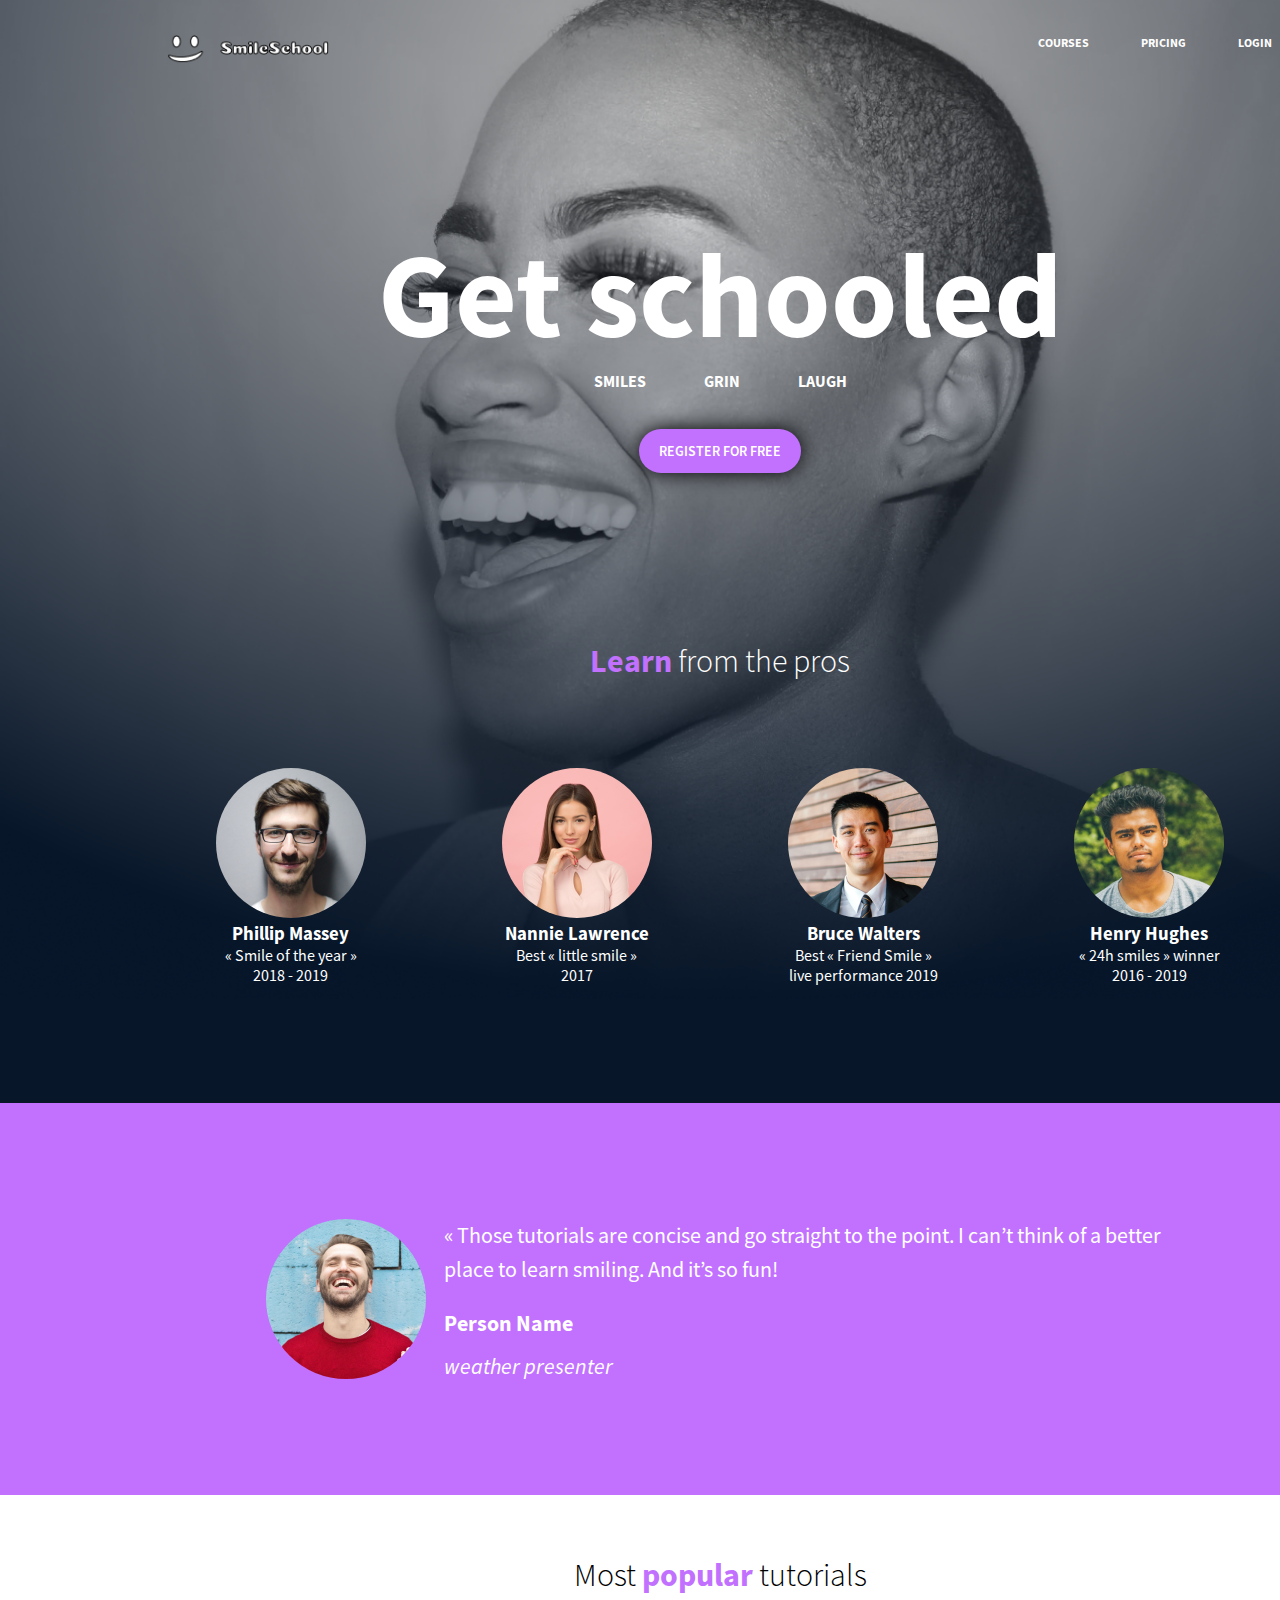
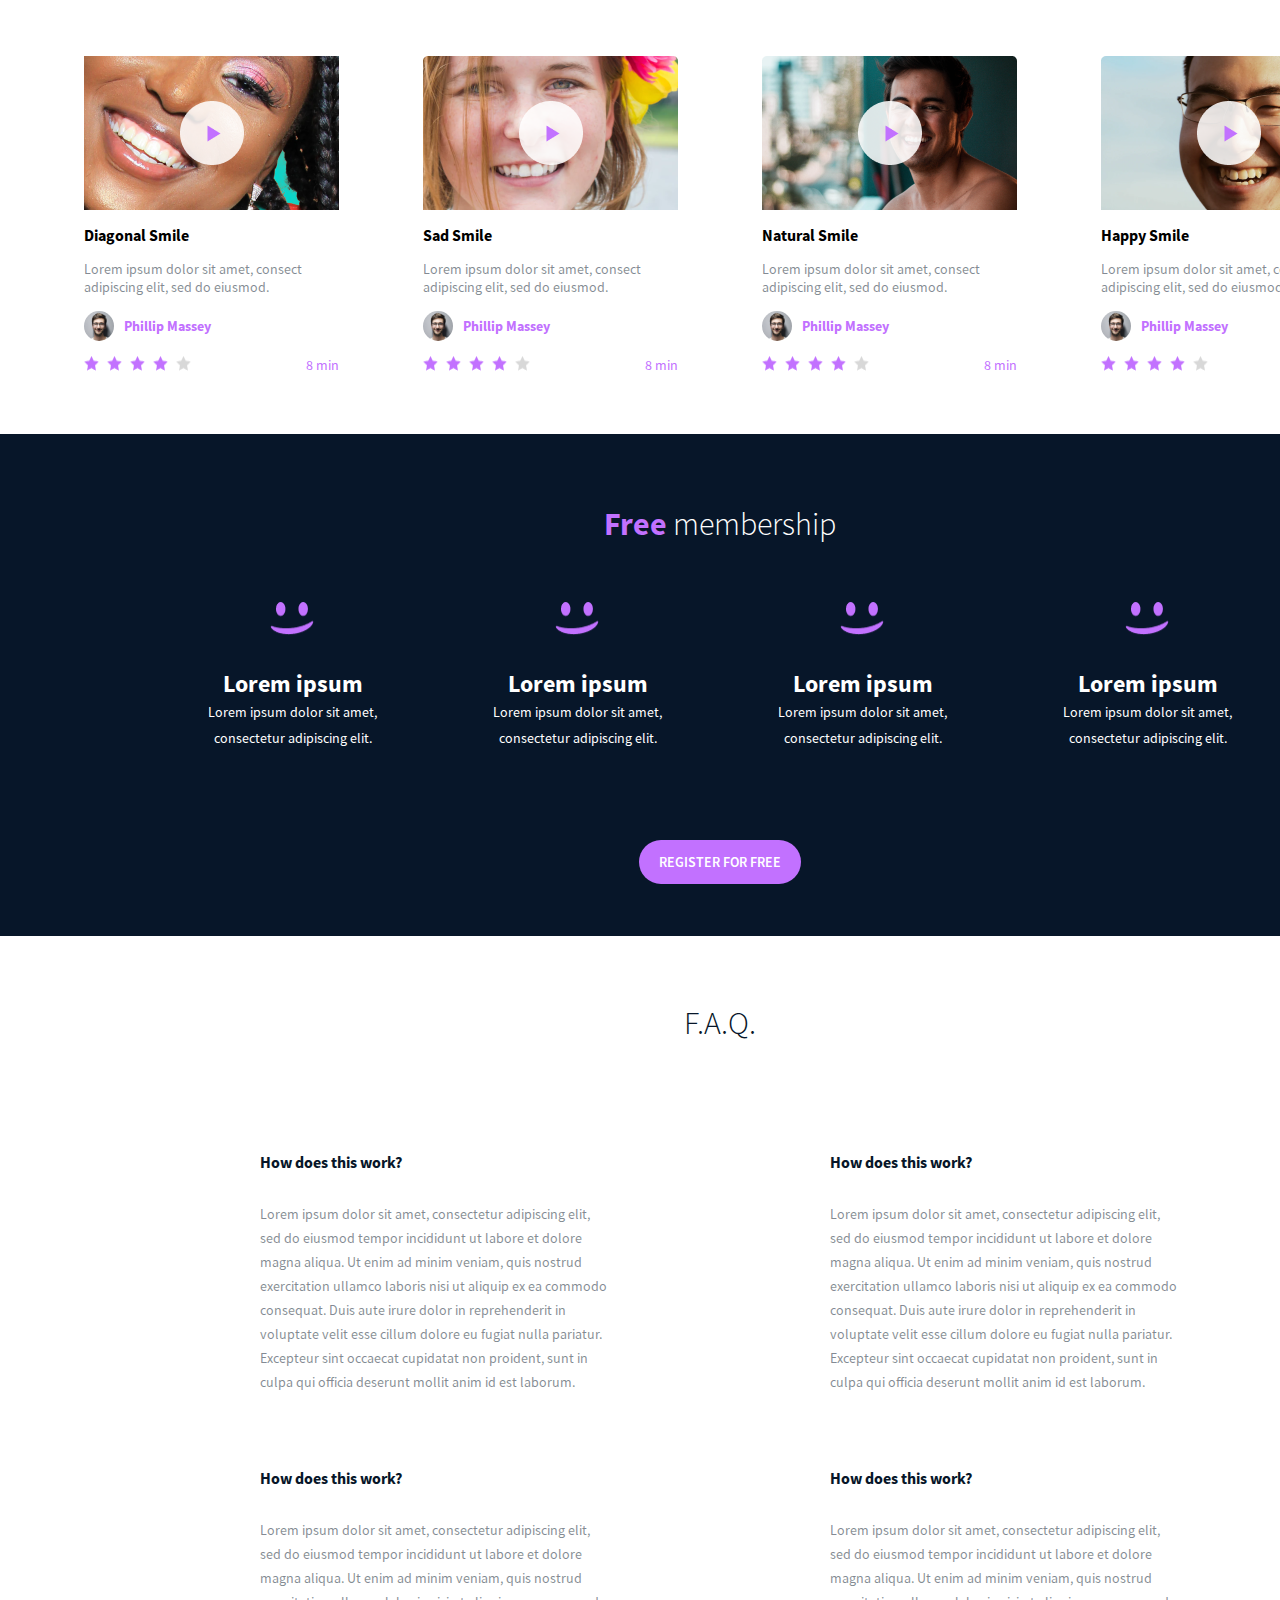
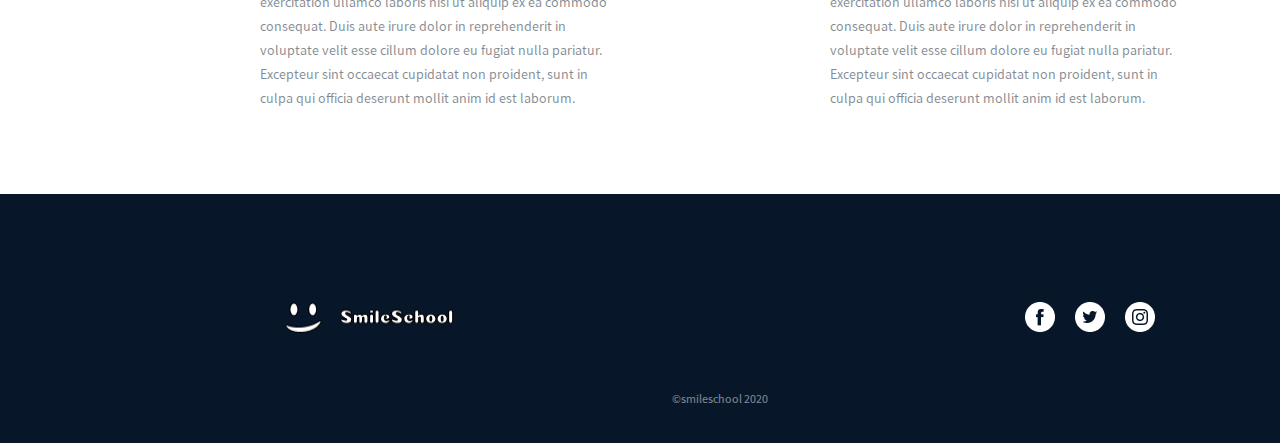
<file: css_advanced/index.html>
<!DOCTYPE html>
<html lang="en">
<head>
    <link rel="stylesheet" href="../css_advanced/styles.css">
    <meta charset="utf-8">
    <meta name="viewport" content="width=device-width">
    <title>Get schooled</title>
</head>
<body>
    <header>
        <div id="header-div">
            <img src="images/logo.png" alt="Smile School logo">
            <div id="header-menu">
                <a href="">COURSES</a>
                <a href="">PRICING</a>
                <a href="">LOGIN</a>
            </div>
        </div>
    </header>
    <main>
        <section id="banner-section">
            <div>
                <h1>Get schooled</h1>
                <p id="subtitle">
                    <span>SMILES</span>
                    <span>GRIN</span>
                    <span>LAUGH</span>
                </p>
                <button id="banner-register-button" class="register-button">REGISTER FOR FREE</button>
            </div>
            <div id="pros-div">
                <h2><span>Learn</span> from the pros</h2>
                <div id="pros-quotes-div">
                    <div>
                        <img class="round-edge" src="images/1.png" alt="Phillip's photo">
                        <h3>Phillip Massey</h3>
                        <p>
                            « Smile of the year »
                            <br>
                            2018 - 2019
                        </p>
                    </div>
                    <div>
                        <img class="round-edge" src="images/6.png" alt="Nannie's photo">
                        <h3>Nannie Lawrence</h3>
                        <p>
                            Best « little smile »
                            <br>
                            2017
                        </p>
                    </div>
                    <div>
                        <img class="round-edge" src="images/7.png" alt="Bruce's photo">
                        <h3>Bruce Walters</h3>
                        <p>
                            Best « Friend Smile »
                            <br>
                            live performance 2019
                        </p>
                    </div>
                    <div>
                        <img class="round-edge" src="images/8.png" alt="Henry's photo">
                        <h3>Henry Hughes</h3>
                        <p>
                            « 24h smiles » winner
                            <br>
                            2016 - 2019
                        </p>
                    </div>
                </div>
            </div>
        </section>
        
        <section id="quote-section">
            <div id="quote-div">
                <div id="quote-image">
                    <img class="round-edge" src="images/testimony_profile.png" alt="weather presenter's photo">
                </div>
                <div id="quote-text">
                    <blockquote>
                        « Those tutorials are concise and go straight to the point. I can’t think of a better place to learn smiling. And it’s so fun!
                    </blockquote>
                    <p id="quote-author">Person Name</p>
                    <p id="quote-author-profession">weather presenter</p>
                </div>
            </div>
        </section>

        <section>
            <h1>Most <span>popular</span> tutorials</h1>

            <div class="vd-block">

                <div class="vd">
                    <div class="player_container">
                        <img src="./images/Bitmap.png" alt="Image" />
                        <img class="player" src="./images/play.png" alt="play img">
                    </div>
                    <h2>Diagonal Smile</h2>
                    <p>
                        Lorem ipsum dolor sit amet, consect adipiscing elit,
                        sed do eiusmod.
                    </p>

                    <div class="vd-author">
                        <img class="round-edge" src="./images/1.png" alt="Image" />
                        <h3>Phillip Massey</h3>
                    </div>

                    <div class="vd-rat">
                        <div>
                            <img src="./images/star.png" alt="Star" />
                            <img src="./images/star.png" alt="Star" />
                            <img src="./images/star.png" alt="Star" />
                            <img src="./images/star.png" alt="Star" />
                            <img src="./images/blank_star.png" alt="Star" />
                        </div>
                        <p>8 min</p>
                    </div>
                </div>


                <div class="vd">
                    <div class="player_container">
                        <img src="./images/Bitmap2.png" alt="Image" />
                        <img class="player" src="./images/play.png" alt="play img">
                    </div>
                    <h2>Sad Smile</h2>
                    <p>
                        Lorem ipsum dolor sit amet, consect adipiscing elit,
                        sed do eiusmod.
                    </p>

                    <div class="vd-author">
                        <img class="round-edge"src="./images/1.png" alt="Image" />
                        <h3>Phillip Massey</h3>
                    </div>

                    <div class="vd-rat">
                        <div>
                            <img src="./images/star.png" alt="Star" />
                            <img src="./images/star.png" alt="Star" />
                            <img src="./images/star.png" alt="Star" />
                            <img src="./images/star.png" alt="Star" />
                            <img src="./images/blank_star.png" alt="Star" />
                        </div>
                        <p>8 min</p>
                    </div>
                </div>

                <div class="vd">
                    <div class="player_container">
                        <img src="./images/Bitmap3.png" alt="Image" />
                        <img class="player" src="./images/play.png" alt="play img">
                    </div>
                    <h2>Natural Smile</h2>
                    <p>
                        Lorem ipsum dolor sit amet, consect adipiscing elit,
                        sed do eiusmod.
                    </p>

                    <div class="vd-author">
                        <img class="round-edge" src="./images/1.png" alt="Image" />
                        <h3>Phillip Massey</h3>
                    </div>

                    <div class="vd-rat">
                        <div>
                            <img src="./images/star.png" alt="Star" />
                            <img src="./images/star.png" alt="Star" />
                            <img src="./images/star.png" alt="Star" />
                            <img src="./images/star.png" alt="Star" />
                            <img src="./images/blank_star.png" alt="Star" />
                        </div>
                        <p>8 min</p>
                    </div>
                </div>

                <div class="vd">
                    <div class="player_container">
                        <img src="./images/Bitmap4.png" alt="Image" />
                        <img class="player" src="./images/play.png" alt="play img">
                    </div>
                    <h2>Happy Smile</h2>
                    <p>
                        Lorem ipsum dolor sit amet, consect adipiscing elit,
                        sed do eiusmod.
                    </p>

                    <div class="vd-author">
                        <img class="round-edge" src="./images/1.png" alt="Image" />
                        <h3>Phillip Massey</h3>
                    </div>

                    <div class="vd-rat">
                        <div>
                            <img src="./images/star.png" alt="Star" />
                            <img src="./images/star.png" alt="Star" />
                            <img src="./images/star.png" alt="Star" />
                            <img src="./images/star.png" alt="Star" />
                            <img src="./images/blank_star.png" alt="Star" />
                        </div>
                        <p>8 min</p>
                    </div>
                </div>
            </div>
        </section>

        <section id="membership-section">
            <h1><span>Free</span> membership</h1>
            <div id="memberships-list">
                <div class="membership">
                    <img src="images/smile.png" alt="Smile School's logo, without text">
                    <h2>Lorem ipsum</h2>
                    <p>Lorem ipsum dolor sit amet, consectetur adipiscing elit.</p>
                </div>
                <div class="membership">
                    <img src="images/smile.png" alt="Smile School's logo, without text">
                    <h2>Lorem ipsum</h2>
                    <p>Lorem ipsum dolor sit amet, consectetur adipiscing elit.</p>
                </div>
                <div class="membership">
                    <img src="images/smile.png" alt="Smile School's logo, without text">
                    <h2>Lorem ipsum</h2>
                    <p>Lorem ipsum dolor sit amet, consectetur adipiscing elit.</p>
                </div>
                <div class="membership">
                    <img src="images/smile.png" alt="Smile School's logo, without text">
                    <h2>Lorem ipsum</h2>
                    <p>Lorem ipsum dolor sit amet, consectetur adipiscing elit.</p>
                </div>
            </div>
            <button id="membership-register-button" class="register-button">REGISTER FOR FREE</button>
        </section>

        <section id="FAQ-section">
            <h1>F.A.Q.</h1>
            <div id="FAQ-content">
                <div class="FAQ-row-block">
                    <div class="FAQ-item-block">
                        <h2 class="FAQ-question">How does this work?</h2>
                        <p class="FAQ-answer">Lorem ipsum dolor sit amet, consectetur adipiscing elit, sed do eiusmod tempor incididunt ut labore et dolore magna aliqua. Ut enim ad minim veniam, quis nostrud exercitation ullamco laboris nisi ut aliquip ex ea commodo consequat. Duis aute irure dolor in reprehenderit in voluptate velit esse cillum dolore eu fugiat nulla pariatur. Excepteur sint occaecat cupidatat non proident, sunt in culpa qui officia deserunt mollit anim id est laborum.</p>
                    </div>
                    <div class="FAQ-item-block">
                        <h2 class="FAQ-question">How does this work?</h2>
                        <p class="FAQ-answer">Lorem ipsum dolor sit amet, consectetur adipiscing elit, sed do eiusmod tempor incididunt ut labore et dolore magna aliqua. Ut enim ad minim veniam, quis nostrud exercitation ullamco laboris nisi ut aliquip ex ea commodo consequat. Duis aute irure dolor in reprehenderit in voluptate velit esse cillum dolore eu fugiat nulla pariatur. Excepteur sint occaecat cupidatat non proident, sunt in culpa qui officia deserunt mollit anim id est laborum.</p>
                    </div>
                </div>
                <div class="FAQ-row-block">
                    <div class="FAQ-item-block">
                        <h2 class="FAQ-question">How does this work?</h2>
                        <p class="FAQ-answer">Lorem ipsum dolor sit amet, consectetur adipiscing elit, sed do eiusmod tempor incididunt ut labore et dolore magna aliqua. Ut enim ad minim veniam, quis nostrud exercitation ullamco laboris nisi ut aliquip ex ea commodo consequat. Duis aute irure dolor in reprehenderit in voluptate velit esse cillum dolore eu fugiat nulla pariatur. Excepteur sint occaecat cupidatat non proident, sunt in culpa qui officia deserunt mollit anim id est laborum.</p>
                    </div>
                    <div class="FAQ-item-block">
                        <h2 class="FAQ-question">How does this work?</h2>
                        <p class="FAQ-answer">Lorem ipsum dolor sit amet, consectetur adipiscing elit, sed do eiusmod tempor incididunt ut labore et dolore magna aliqua. Ut enim ad minim veniam, quis nostrud exercitation ullamco laboris nisi ut aliquip ex ea commodo consequat. Duis aute irure dolor in reprehenderit in voluptate velit esse cillum dolore eu fugiat nulla pariatur. Excepteur sint occaecat cupidatat non proident, sunt in culpa qui officia deserunt mollit anim id est laborum.</p>
                    </div>
                </div>
            </div>
        </section>
    </main>
    <footer>
        <div class="footerbar_container">
            <div class="footerbar">
                <img class="footer_logo" src="./images/logo.png" alt="Footer logo">
                <div class="socials">
                    <a href=""><img src="./images/Facebook_White.png" alt="Facebook"></a>
                    <a href=""><img src="./images/Twitter_White.png" alt="Twitter"></a>
                    <a href=""><img src="./images/Instagram_White.png" alt="Instagram"></a>
                </div>
            </div>
            <p>©smileschool 2020</p>
        </div>
    </footer>
</body>
</html>
</file>
<file: css_advanced/styles.css>
@font-face {
    font-family: 'Source Sans Pro';
    src: url('./fonts/SourceSansPro-Regular.otf');
}

@font-face {
    font-family: 'Source Sans Pro';
    src: url('./fonts/SourceSansPro-Light.otf');
    font-weight: 300;
}

@font-face {
    font-family: 'Source Sans Pro';
    src: url('./fonts/SourceSansPro-Semibold.otf');
    font-weight: 600;
}

@font-face {
    font-family: 'Source Sans Pro';
    src: url('./fonts/SourceSansPro-Bold.otf');
    font-weight: bold;
}

@font-face {
    font-family: 'Source Sans Pro';
    src: url('./fonts/SourceSansPro-BoldIt.otf');
    font-weight: bold;
    font-style: italic;
}

@font-face {
    font-family: 'Source Sans Pro';
    src: url('./fonts/SourceSansPro-It.otf');
    font-style: italic;
}

@font-face {
    font-family: 'Source Sans Pro';
    src: url('./fonts/SourceSansPro-Black.otf');
    font-weight: 900;
}

body {
    background-color: var(--white);
    
    width: 1440px;
    margin: 0;
    padding: 0;
}

* {
    font-family: 'Source Sans Pro';
    margin: 0;
}

:root {
    --purple: #C271FF;
    --white: #FFFFFF;
    --black: #071629;
    --transparent-black: rgba(7, 22, 41, 0.50);
}

section h1 {
    font-weight: 300;
    font-size: 32px;
    line-height: 40.22px;
}

.bold-text {
    color: var(--purple);
    font-weight: bold;
}

header {
    width: inherit;

    position: absolute;
    top: 35.02px;

    color: var(--white);

    z-index: 1;
}

#header-div {
    width: 1103.41px;
    height: 29.46px;

    margin: auto;

    display: flex;
    justify-content: space-between;
}

#header-menu {
    width: 234px;
    height: 15px;
    display: flex;
    justify-content: space-between;
    text-align: center;
}

header a {
    font-weight: bold;
    font-size: 12px;
    line-height: 15.08px;
    text-decoration: none;
    color: var(--white);
}

.round-edge {
    object-fit: cover;
    border-radius: 50%;
}

#banner-section {
    background-color: var(--black);
    color: var(--white);
    text-align: center;
    background-image: url("./images/background.png");
    background-repeat: no-repeat;
    background-position: start;
    background-size: cover;
}

#banner-section * {
    margin: 0;
}
#banner-section > * {
    position: relative;
    z-index: 1;
}

#banner-background {
    filter: grayscale(100%);

    position: absolute;
    top: 0;
    left: 0;
    z-index: 0;
}
#banner-background::after {
    content: "";

    width: 100%;
    height: 100%;
    z-index: 1;
    background: linear-gradient(to bottom, #07162900, #071629FF);
}

#banner-register-button {
    margin-top: 38px;

    box-shadow: 0px 0px 20px 0px #000000;
}

#banner-section h1 {
    font-size: 120px;
    line-height: 150.84px;
    font-weight: 700;

    padding-top: 220px;
}

#subtitle {
    width: 253px;
    margin: auto;

    display: flex;
    justify-content: space-between;

    font-size: 16px;
    font-weight: bold;
    line-height: 20.11px;
}

#banner-section h2 {
    font-weight: 300;
    font-size: 32px;
    line-height: 40.22px;
    color: var(--white);
}

#pros-div {
    height: 364.37px;

    margin-top: 168px;
    padding-bottom: 98px;

    display: flex;
    flex-direction: column;
    justify-content: space-between;
}

#pros-div h2 {
    font-size: 32px;
    font-weight: 300;
    line-height: 40.22px;
}

#pros-quotes-div {
    width: 1009px;
    height: 237px;

    margin: auto;
    margin-top: 0px;
    margin-bottom: 0px;

    display: flex;
    justify-content: space-between;
}

.pro-quote-author {
    font-style: normal;

    font-size: 18px;
    line-height: 27px;
    font-weight: 900;

    margin-top: 2px;
}
.pro-quote {
    font-size: 16px;
    font-style: italic;
    font-weight: normal;
    line-height: 24px;

    margin-top: 1px;
}

.register-button {
    color: var(--white);
    background-color: var(--purple);

    font-size: 14px;
    font-weight: 600;

    width: 162px;
    height: 44px;

    margin: 0px;
    padding: 0px;

    border: none;
    border-radius: 22px;

    margin: auto;
    margin-top: 0;
    margin-bottom: 0;
}

#quote-section {
    height: 392px;
    color: var(--white);
    background-color: var(--purple);
    font-size: 22px;
    line-height: 33.6px;
    display: flex;
    
}
#quote-div {
    width: 943px;
    height: 160px;
    align-self: center;
    margin: auto;
    display: flex;
    justify-content: space-evenly;
    
}

#quote-div * {
    margin: 0;
    
}

#quote-text {
    width: 730px;
    height: 158px;

    display: flex;
    flex-direction: column;
    justify-content: space-evenly;
    text-align: left;
}
#quote-author {
    font-weight: bold;
    font-style: normal;
    margin: 20px 0 10px 0;
}
#quote-author-profession {
    font-style: italic;
}

section:nth-child(3) {
    text-align: center;
    padding-bottom: 30px;
}

section:nth-child(3) h1 {
    font-size: 32px;
    font-weight: 300;
    margin: 60px 0;
}

section:nth-child(3) h1 span {
    font-weight: bold;
    color: #c271ff;
}

h2 span {
    font-weight: bold;
    color: #c271ff;
}

h1 span {
    font-weight: bold;
    color: #c271ff;
}
.vd-block {
    display: flex;
    justify-content: space-evenly;
    text-align: left;
}

.vd {
    max-width: 255px;
}

.vd h2 {
    font-size: 16px;
    margin: 15px 0;
}

.vd p {
    color: #07162980;
    font-size: 14px;
    margin-bottom: 15px;
}

.vd-author {
    display: flex;
    align-items: center;
}

.vd-author img {
    width: 30px;
}

.vd-author h3 {
    font-size: 14px;
    margin-left: 10px;
    color: #c271ff;
}

.vd-rat {
    display: flex;
    margin: 15px 0;
    justify-content: space-between;
}

.vd-rat div img {
    width: 15px;
    height: 15px;
    margin-right: 8px;
}

.vd-rat div {
    display: flex;
}

.vd-rat p {
    color: #c271ff;
}

.author-block {
    display: flex;
    align-items: center;

    margin-bottom: 6px;
}

.video-author-name, .rating-block p {
    color: var(--purple);

    font-weight: 600;
    font-size: 14px;
    line-height: 27px;
}

.video-author-name {
    margin-left: 13px;
}

.player {
    position: absolute;
    width: 64px;
    height: 64px;
}

.player_container {
    display: flex;
    align-items: center;
    justify-content: center;
}

.rating-block {
    display: flex;
    justify-content: space-between;

    margin-right: 22px;
}

.rating-block * {
    margin: 0;
    padding: 0;
}

.stars-rating-score {
    width: 107px;
    height: 15px;

    margin-top: 8px;

    display: flex;
    justify-content: space-between;
}

#membership-section {
    color: var(--white);
    background-color: var(--black);
    text-align: center;

    height: 502px;

    box-sizing: border-box;
    padding-top: 70px;
    padding-bottom: 52px;

    display: flex;
    flex-direction: column;
}

#membership-section * {
    box-sizing: content-box;
}

#memberships-list {
    display: flex;
    justify-content: space-between;
    gap: 28px;

    margin: 58px auto 85px;
}

.membership {
    width: 257px;
    height: 153px;
}
.membership * {
    margin: 0 auto;
}

.membership img {
    height: 35.35px;
    margin-bottom: 26.62px;
}

.membership-title {
    font-weight: 600;
    size: 18px;
    line-height: 26px;

    margin-bottom: 13px;
}

.membership p {
    width: 215px;

    font-weight: normal;
    font-size: 14px;
    line-height: 26px;
}

#FAQ-section {
    margin: auto;
    margin-top: 67px;
    margin-bottom: 84px;

    width: 920px;
    height: 707px;

    display: flex;
    flex-direction: column;
    justify-content: space-between;

    color: var(--black);
}

#FAQ-section * {
    margin: 0;
}

#FAQ-section h1 {
    text-align: center;
    margin-bottom: 30px; /* Optional: add some space below the title */
}

#FAQ-title {
    font-weight: 300;
    font-size: 60px;
    line-height: 75.42px;

    align-self: center;
}

#FAQ-content {
    display: flex;
    flex-direction: column;
    gap: 74px;
}

.FAQ-row-block {
    display: flex;
    justify-content: space-between;
}

.FAQ-item-block {
    width: 350px;
    height: 242px;

    display: flex;
    flex-direction: column;
    justify-content: space-between;
}

.FAQ-question {
    font-weight: bold;
    font-size: 16px;
    line-height: 20.11px;
}

.FAQ-answer {
    color: var(--transparent-black);

    font-weight: normal;
    font-size: 14px;
    line-height: 24px;
}

footer {
    display: flex;
    flex-direction: column;
    align-items: center;
    justify-content: space-between;
    background-color: #071629;
    height: 249px;
    text-align: center;
    font-size: 12px;
    color: #FFFFFF80;
}

footer p {
    position: absolute;
    margin-top: 10rem;
}

.footerbar_container {
    display: flex;
    align-items: center;
    justify-content: center;
    flex-direction: column;
    width: 100%;
    height: 100%;
}

.footerbar {
    display: flex;
    flex-direction: row;
    justify-content: space-around;
    width: 100%;
}

.socials {
    display: flex;
    flex-direction: row;
    justify-content: space-between;
    width: 130px;
}
</file>
